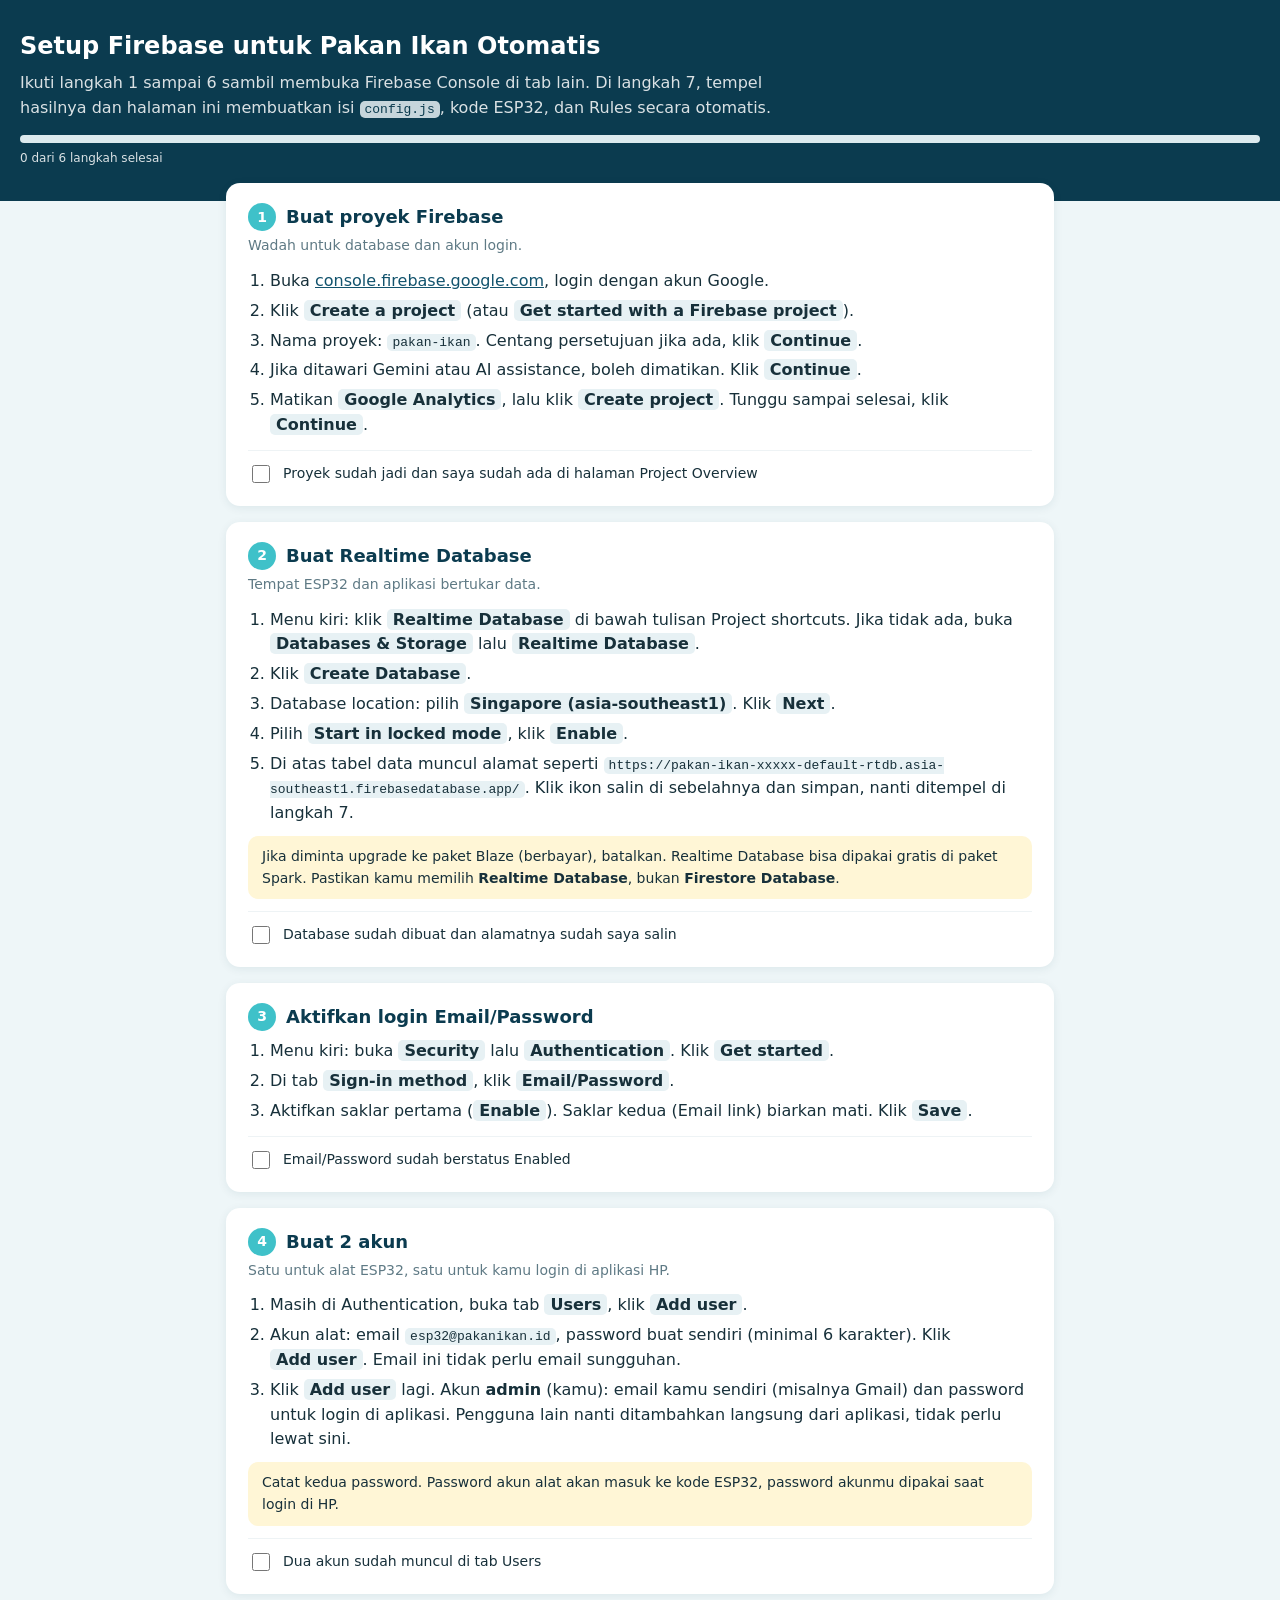
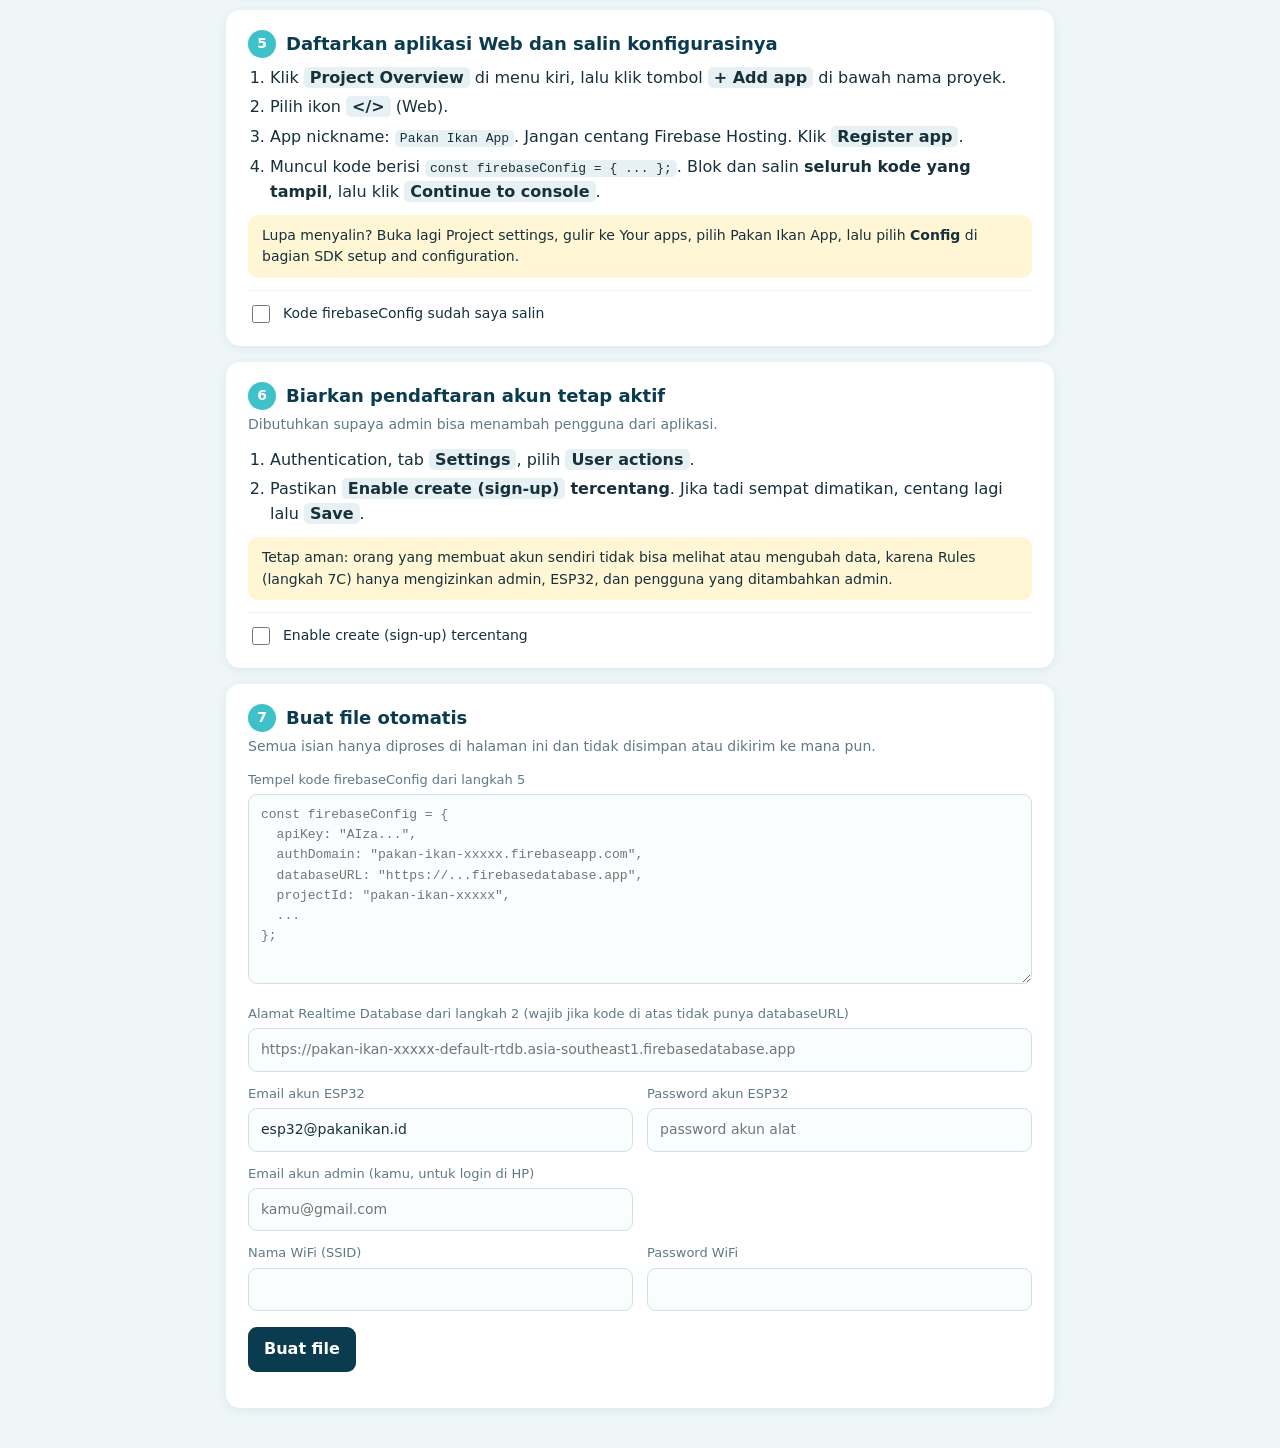
<file: firebase/firebase_setup.html>
<!DOCTYPE html>
<html lang="id">
<head>
<meta charset="utf-8">
<meta name="viewport" content="width=device-width, initial-scale=1">
<title>Setup Firebase Pakan Ikan</title>
<style>
  :root{--laut:#0B3B4F;--laut2:#12536D;--toska:#3FC1C9;--latar:#EEF6F8;--teks:#17303A;--redup:#5F7A85;--merah:#C8423B;--hijau:#1F9D61;--kuning:#FFF6D6}
  *{box-sizing:border-box}
  body{margin:0;font-family:system-ui,-apple-system,"Segoe UI",Roboto,sans-serif;background:var(--latar);color:var(--teks);line-height:1.55}
  header{background:var(--laut);color:#fff;padding:28px 20px 34px}
  header h1{margin:0 0 6px;font-size:24px}
  header p{margin:0;opacity:.85;max-width:760px}
  main{max-width:860px;margin:-18px auto 40px;padding:0 16px}
  .kartu{background:#fff;border-radius:14px;padding:20px 22px;margin-bottom:16px;box-shadow:0 2px 10px rgba(11,59,79,.08)}
  h2{margin:0 0 4px;font-size:18px;color:var(--laut);display:flex;align-items:center;gap:10px}
  .no{display:inline-flex;width:28px;height:28px;border-radius:50%;background:var(--toska);color:#fff;font-size:14px;align-items:center;justify-content:center;flex-shrink:0}
  .sub{color:var(--redup);margin:0 0 12px;font-size:14px}
  ol{padding-left:22px;margin:8px 0}
  li{margin:5px 0}
  b.ui{background:#E7F1F4;border-radius:5px;padding:1px 6px;font-weight:600;white-space:nowrap}
  code{background:#E7F1F4;border-radius:5px;padding:1px 5px;font-size:13px}
  a{color:var(--laut2)}
  .catatan{background:var(--kuning);border-radius:10px;padding:10px 14px;font-size:14px;margin-top:10px}
  .cek{display:flex;gap:10px;align-items:flex-start;margin-top:12px;padding-top:12px;border-top:1px solid #EEF3F5;font-size:14px;cursor:pointer}
  .cek input{width:18px;height:18px;margin-top:2px;accent-color:var(--hijau)}
  label.f{display:block;font-size:13px;color:var(--redup);margin:12px 0 4px}
  input[type=text],input[type=email],input[type=password],textarea{width:100%;padding:10px 12px;border:1px solid #CFE0E5;border-radius:9px;font:inherit;font-size:14px;background:#FAFDFE;color:var(--teks)}
  textarea{font-family:ui-monospace,Consolas,monospace;font-size:13px;min-height:190px}
  .grid{display:grid;grid-template-columns:1fr 1fr;gap:0 14px}
  @media(max-width:620px){.grid{grid-template-columns:1fr}}
  button{border:0;border-radius:9px;padding:10px 16px;font:inherit;font-weight:600;cursor:pointer;background:var(--laut);color:#fff}
  button.salin{background:var(--toska);padding:7px 12px;font-size:13px}
  .hasil{position:relative;margin-top:10px}
  .hasil pre{background:#0F2730;color:#D7F3F5;border-radius:10px;padding:14px;overflow:auto;font-size:12.5px;margin:0;white-space:pre}
  .hasil .salin{position:absolute;top:8px;right:8px}
  .judulhasil{display:flex;justify-content:space-between;align-items:center;margin-top:18px}
  .judulhasil strong{color:var(--laut)}
  .tujuan{font-size:13px;color:var(--redup)}
  .pesan{font-size:13px;margin-top:8px}
  .err{color:var(--merah)} .ok{color:var(--hijau)}
  .progres{height:8px;background:#DCEAEE;border-radius:99px;overflow:hidden;margin-top:14px}
  .progres div{height:100%;background:var(--hijau);width:0;transition:.3s}
  .progresTeks{font-size:12px;opacity:.85;margin-top:6px}
</style>
</head>
<body>
<header>
  <h1>Setup Firebase untuk Pakan Ikan Otomatis</h1>
  <p>Ikuti langkah 1 sampai 6 sambil membuka Firebase Console di tab lain. Di langkah 7, tempel hasilnya dan halaman ini membuatkan isi <code style="color:#0B3B4F">config.js</code>, kode ESP32, dan Rules secara otomatis.</p>
  <div class="progres"><div id="bar"></div></div>
  <div class="progresTeks" id="barTeks">0 dari 6 langkah selesai</div>
</header>

<main>

<div class="kartu">
  <h2><span class="no">1</span>Buat proyek Firebase</h2>
  <p class="sub">Wadah untuk database dan akun login.</p>
  <ol>
    <li>Buka <a href="https://console.firebase.google.com" target="_blank" rel="noopener">console.firebase.google.com</a>, login dengan akun Google.</li>
    <li>Klik <b class="ui">Create a project</b> (atau <b class="ui">Get started with a Firebase project</b>).</li>
    <li>Nama proyek: <code>pakan-ikan</code>. Centang persetujuan jika ada, klik <b class="ui">Continue</b>.</li>
    <li>Jika ditawari Gemini atau AI assistance, boleh dimatikan. Klik <b class="ui">Continue</b>.</li>
    <li>Matikan <b class="ui">Google Analytics</b>, lalu klik <b class="ui">Create project</b>. Tunggu sampai selesai, klik <b class="ui">Continue</b>.</li>
  </ol>
  <label class="cek"><input type="checkbox" class="langkah"> Proyek sudah jadi dan saya sudah ada di halaman Project Overview</label>
</div>

<div class="kartu">
  <h2><span class="no">2</span>Buat Realtime Database</h2>
  <p class="sub">Tempat ESP32 dan aplikasi bertukar data.</p>
  <ol>
    <li>Menu kiri: klik <b class="ui">Realtime Database</b> di bawah tulisan Project shortcuts. Jika tidak ada, buka <b class="ui">Databases &amp; Storage</b> lalu <b class="ui">Realtime Database</b>.</li>
    <li>Klik <b class="ui">Create Database</b>.</li>
    <li>Database location: pilih <b class="ui">Singapore (asia-southeast1)</b>. Klik <b class="ui">Next</b>.</li>
    <li>Pilih <b class="ui">Start in locked mode</b>, klik <b class="ui">Enable</b>.</li>
    <li>Di atas tabel data muncul alamat seperti <code>https://pakan-ikan-xxxxx-default-rtdb.asia-southeast1.firebasedatabase.app/</code>. Klik ikon salin di sebelahnya dan simpan, nanti ditempel di langkah 7.</li>
  </ol>
  <div class="catatan">Jika diminta upgrade ke paket Blaze (berbayar), batalkan. Realtime Database bisa dipakai gratis di paket Spark. Pastikan kamu memilih <b>Realtime Database</b>, bukan <b>Firestore Database</b>.</div>
  <label class="cek"><input type="checkbox" class="langkah"> Database sudah dibuat dan alamatnya sudah saya salin</label>
</div>

<div class="kartu">
  <h2><span class="no">3</span>Aktifkan login Email/Password</h2>
  <ol>
    <li>Menu kiri: buka <b class="ui">Security</b> lalu <b class="ui">Authentication</b>. Klik <b class="ui">Get started</b>.</li>
    <li>Di tab <b class="ui">Sign-in method</b>, klik <b class="ui">Email/Password</b>.</li>
    <li>Aktifkan saklar pertama (<b class="ui">Enable</b>). Saklar kedua (Email link) biarkan mati. Klik <b class="ui">Save</b>.</li>
  </ol>
  <label class="cek"><input type="checkbox" class="langkah"> Email/Password sudah berstatus Enabled</label>
</div>

<div class="kartu">
  <h2><span class="no">4</span>Buat 2 akun</h2>
  <p class="sub">Satu untuk alat ESP32, satu untuk kamu login di aplikasi HP.</p>
  <ol>
    <li>Masih di Authentication, buka tab <b class="ui">Users</b>, klik <b class="ui">Add user</b>.</li>
    <li>Akun alat: email <code>esp32@pakanikan.id</code>, password buat sendiri (minimal 6 karakter). Klik <b class="ui">Add user</b>. Email ini tidak perlu email sungguhan.</li>
    <li>Klik <b class="ui">Add user</b> lagi. Akun <b>admin</b> (kamu): email kamu sendiri (misalnya Gmail) dan password untuk login di aplikasi. Pengguna lain nanti ditambahkan langsung dari aplikasi, tidak perlu lewat sini.</li>
  </ol>
  <div class="catatan">Catat kedua password. Password akun alat akan masuk ke kode ESP32, password akunmu dipakai saat login di HP.</div>
  <label class="cek"><input type="checkbox" class="langkah"> Dua akun sudah muncul di tab Users</label>
</div>

<div class="kartu">
  <h2><span class="no">5</span>Daftarkan aplikasi Web dan salin konfigurasinya</h2>
  <ol>
    <li>Klik <b class="ui">Project Overview</b> di menu kiri, lalu klik tombol <b class="ui">+ Add app</b> di bawah nama proyek.</li>
    <li>Pilih ikon <b class="ui">&lt;/&gt;</b> (Web).</li>
    <li>App nickname: <code>Pakan Ikan App</code>. Jangan centang Firebase Hosting. Klik <b class="ui">Register app</b>.</li>
    <li>Muncul kode berisi <code>const firebaseConfig = { ... };</code>. Blok dan salin <b>seluruh kode yang tampil</b>, lalu klik <b class="ui">Continue to console</b>.</li>
  </ol>
  <div class="catatan">Lupa menyalin? Buka lagi Project settings, gulir ke Your apps, pilih Pakan Ikan App, lalu pilih <b>Config</b> di bagian SDK setup and configuration.</div>
  <label class="cek"><input type="checkbox" class="langkah"> Kode firebaseConfig sudah saya salin</label>
</div>

<div class="kartu">
  <h2><span class="no">6</span>Biarkan pendaftaran akun tetap aktif</h2>
  <p class="sub">Dibutuhkan supaya admin bisa menambah pengguna dari aplikasi.</p>
  <ol>
    <li>Authentication, tab <b class="ui">Settings</b>, pilih <b class="ui">User actions</b>.</li>
    <li>Pastikan <b class="ui">Enable create (sign-up)</b> <b>tercentang</b>. Jika tadi sempat dimatikan, centang lagi lalu <b class="ui">Save</b>.</li>
  </ol>
  <div class="catatan">Tetap aman: orang yang membuat akun sendiri tidak bisa melihat atau mengubah data, karena Rules (langkah 7C) hanya mengizinkan admin, ESP32, dan pengguna yang ditambahkan admin.</div>
  <label class="cek"><input type="checkbox" class="langkah"> Enable create (sign-up) tercentang</label>
</div>

<div class="kartu">
  <h2><span class="no">7</span>Buat file otomatis</h2>
  <p class="sub">Semua isian hanya diproses di halaman ini dan tidak disimpan atau dikirim ke mana pun.</p>

  <label class="f">Tempel kode firebaseConfig dari langkah 5</label>
  <textarea id="inConfig" placeholder='const firebaseConfig = {
  apiKey: "AIza...",
  authDomain: "pakan-ikan-xxxxx.firebaseapp.com",
  databaseURL: "https://...firebasedatabase.app",
  projectId: "pakan-ikan-xxxxx",
  ...
};'></textarea>

  <label class="f">Alamat Realtime Database dari langkah 2 (wajib jika kode di atas tidak punya databaseURL)</label>
  <input type="text" id="inDbUrl" placeholder="https://pakan-ikan-xxxxx-default-rtdb.asia-southeast1.firebasedatabase.app">

  <div class="grid">
    <div>
      <label class="f">Email akun ESP32</label>
      <input type="email" id="inEspEmail" value="esp32@pakanikan.id">
    </div>
    <div>
      <label class="f">Password akun ESP32</label>
      <input type="text" id="inEspPass" placeholder="password akun alat">
    </div>
    <div>
      <label class="f">Email akun admin (kamu, untuk login di HP)</label>
      <input type="email" id="inUserEmail" placeholder="kamu@gmail.com">
    </div>
    <div></div>
    <div>
      <label class="f">Nama WiFi (SSID)</label>
      <input type="text" id="inSsid" value="">
    </div>
    <div>
      <label class="f">Password WiFi</label>
      <input type="text" id="inWifiPass" value="">
    </div>
  </div>

  <p style="margin-top:16px"><button id="btnBuat">Buat file</button></p>
  <div id="pesan" class="pesan"></div>

  <div id="keluaran" style="display:none">
    <div class="judulhasil"><strong>A. Isi file config.js</strong></div>
    <div class="tujuan">Buka <code>2_aplikasi_android\app\src\main\assets\config.js</code> dengan Notepad, hapus semua isinya, tempel ini, simpan. Lalu jalankan UPLOAD_KE_GITHUB.bat.</div>
    <div class="hasil"><pre id="outConfig"></pre><button class="salin" data-target="outConfig">Salin</button></div>

    <div class="judulhasil"><strong>B. Bagian atas kode ESP32</strong></div>
    <div class="tujuan">Tempel ke file <code>kredensial.h</code> (salinan dari <code>kredensial.contoh.h</code>) di folder <code>firmware/arduino/PakanIkanFirebase/</code>, ganti baris <code>#define</code> yang sama.</div>
    <div class="hasil"><pre id="outEsp"></pre><button class="salin" data-target="outEsp">Salin</button></div>

    <div class="judulhasil"><strong>C. Rules Realtime Database</strong></div>
    <div class="tujuan">Firebase Console, buka Realtime Database, tab <b class="ui">Rules</b>. Hapus semua isinya, tempel ini, klik <b class="ui">Publish</b>.</div>
    <div class="hasil"><pre id="outRules"></pre><button class="salin" data-target="outRules">Salin</button></div>

    <div class="catatan" style="margin-top:16px"><b>Cek akhir:</b> setelah ESP32 di-upload dan menyala, buka Realtime Database tab <b>Data</b>. Jika muncul <code>pakanIkan</code> lalu <code>status</code> dengan angka yang berubah tiap 5 detik, Firebase sudah bekerja.</div>
  </div>
</div>

</main>

<script>
(function(){
  var langkah = document.querySelectorAll('.langkah');
  function perbaruiProgres(){
    var n = 0;
    langkah.forEach(function(c){ if(c.checked) n++; });
    document.getElementById('bar').style.width = (n / langkah.length * 100) + '%';
    document.getElementById('barTeks').textContent = n + ' dari ' + langkah.length + ' langkah selesai';
    try { localStorage.setItem('pakanIkanLangkah', JSON.stringify(Array.prototype.map.call(langkah, function(c){return c.checked;}))); } catch(e){}
  }
  try {
    var simpan = JSON.parse(localStorage.getItem('pakanIkanLangkah') || '[]');
    langkah.forEach(function(c, i){ c.checked = !!simpan[i]; });
  } catch(e){}
  langkah.forEach(function(c){ c.addEventListener('change', perbaruiProgres); });
  perbaruiProgres();

  function ambil(teks, kunci){
    var re = new RegExp(kunci + '\\s*["\']?\\s*:\\s*["\']([^"\']+)["\']');
    var m = teks.match(re);
    return m ? m[1].trim() : '';
  }
  function esc(s){ return String(s).replace(/\\/g,'\\\\').replace(/"/g,'\\"'); }
  function pesan(teks, jenis){
    var el = document.getElementById('pesan');
    el.innerHTML = teks; el.className = 'pesan ' + (jenis || '');
  }

  document.getElementById('btnBuat').addEventListener('click', function(){
    var t = document.getElementById('inConfig').value;
    var c = {
      apiKey: ambil(t,'apiKey'),
      authDomain: ambil(t,'authDomain'),
      databaseURL: ambil(t,'databaseURL'),
      projectId: ambil(t,'projectId'),
      storageBucket: ambil(t,'storageBucket'),
      messagingSenderId: ambil(t,'messagingSenderId'),
      appId: ambil(t,'appId')
    };
    var dbManual = document.getElementById('inDbUrl').value.trim();
    if (dbManual) c.databaseURL = dbManual;
    c.databaseURL = c.databaseURL.replace(/\/+$/, '');

    var espEmail = document.getElementById('inEspEmail').value.trim();
    var espPass = document.getElementById('inEspPass').value;
    var userEmail = document.getElementById('inUserEmail').value.trim();
    var ssid = document.getElementById('inSsid').value;
    var wifiPass = document.getElementById('inWifiPass').value;

    var salah = [];
    if (!/^AIza[0-9A-Za-z_\-]{20,}$/.test(c.apiKey)) salah.push('apiKey tidak ditemukan atau tidak valid. Pastikan seluruh kode firebaseConfig tertempel.');
    if (!c.projectId) salah.push('projectId tidak ditemukan.');
    if (!c.appId) salah.push('appId tidak ditemukan.');
    if (!/^https:\/\/[a-z0-9\-]+(\.[a-z0-9\-]+)*\.(firebasedatabase\.app|firebaseio\.com)$/.test(c.databaseURL))
      salah.push('Alamat database belum ada atau salah. Isi kolom alamat Realtime Database dari langkah 2 (harus berakhiran firebasedatabase.app atau firebaseio.com).');
    if (!espEmail) salah.push('Email akun ESP32 kosong.');
    if (espPass.length < 6) salah.push('Password akun ESP32 minimal 6 karakter, sama dengan yang dibuat di langkah 4.');
    if (!/^[^@\s]+@[^@\s]+\.[^@\s]+$/.test(userEmail)) salah.push('Email akun kamu belum diisi atau formatnya salah.');
    if (!ssid) salah.push('Nama WiFi kosong.');
    if (userEmail && espEmail && userEmail.toLowerCase() === espEmail.toLowerCase()) salah.push('Email akun kamu dan email ESP32 harus berbeda.');

    if (salah.length){
      document.getElementById('keluaran').style.display = 'none';
      pesan('<b>Periksa lagi:</b><br>' + salah.map(function(s){return '&bull; ' + s;}).join('<br>'), 'err');
      return;
    }

    if (!c.authDomain) c.authDomain = c.projectId + '.firebaseapp.com';

    var cfg = '// Konfigurasi Firebase untuk aplikasi Pakan Ikan\n' +
      'const firebaseConfig = {\n' +
      '  apiKey: "' + esc(c.apiKey) + '",\n' +
      '  authDomain: "' + esc(c.authDomain) + '",\n' +
      '  databaseURL: "' + esc(c.databaseURL) + '",\n' +
      '  projectId: "' + esc(c.projectId) + '",\n' +
      (c.storageBucket ? '  storageBucket: "' + esc(c.storageBucket) + '",\n' : '') +
      (c.messagingSenderId ? '  messagingSenderId: "' + esc(c.messagingSenderId) + '",\n' : '') +
      '  appId: "' + esc(c.appId) + '"\n' +
      '};\n\n' +
      '// Email akun ADMIN (pemilik). Admin bisa menambah pengguna dan mengatur WiFi alat.\n' +
      'const EMAIL_ADMIN = "' + esc(userEmail.toLowerCase()) + '";\n';

    var esp = '#define WIFI_SSID      "' + esc(ssid) + '"\n' +
      '#define WIFI_PASSWORD  "' + esc(wifiPass) + '"\n\n' +
      '#define API_KEY        "' + esc(c.apiKey) + '"\n' +
      '#define DATABASE_URL   "' + esc(c.databaseURL) + '"\n\n' +
      '#define USER_EMAIL     "' + esc(espEmail) + '"\n' +
      '#define USER_PASSWORD  "' + esc(espPass) + '"\n';

    var esp1 = espEmail.toLowerCase().replace(/'/g,"");
    var adm = userEmail.toLowerCase().replace(/'/g,"");
    var semua = "auth != null && (auth.token.email == '" + esp1 + "' || auth.token.email == '" + adm + "' || root.child('pengguna').child(auth.uid).exists())";
    var rules = JSON.stringify({
      rules: {
        ".read": false,
        ".write": false,
        pakanIkan: { ".read": semua, ".write": semua },
        pengguna: {
          ".read": "auth != null && (auth.token.email == '" + adm + "' || root.child('pengguna').child(auth.uid).exists())",
          "$uid": {
            ".write": "auth != null && auth.token.email == '" + adm + "'",
            ".validate": "!newData.exists() || newData.hasChildren(['nama', 'email'])"
          }
        },
        wifiAlat: {
          ".read": "auth != null && (auth.token.email == '" + esp1 + "' || auth.token.email == '" + adm + "')",
          ".write": "auth != null && auth.token.email == '" + adm + "'"
        }
      }
    }, null, 2) + '\n';

    document.getElementById('outConfig').textContent = cfg;
    document.getElementById('outEsp').textContent = esp;
    document.getElementById('outRules').textContent = rules;
    document.getElementById('keluaran').style.display = 'block';
    pesan('Berhasil. Salin ketiga hasil di bawah ke tempatnya masing-masing.', 'ok');
  });

  document.querySelectorAll('.salin').forEach(function(b){
    b.addEventListener('click', function(){
      var teks = document.getElementById(b.dataset.target).textContent;
      var selesai = function(){ b.textContent = 'Tersalin'; setTimeout(function(){ b.textContent = 'Salin'; }, 1600); };
      try {
        navigator.clipboard.writeText(teks).then(selesai, function(){ pilihManual(b); });
      } catch(e){ pilihManual(b); }
    });
  });
  function pilihManual(b){
    var pre = document.getElementById(b.dataset.target);
    var r = document.createRange(); r.selectNodeContents(pre);
    var s = window.getSelection(); s.removeAllRanges(); s.addRange(r);
    b.textContent = 'Tekan Ctrl+C';
  }
})();
</script>
</body>
</html>
</file>
